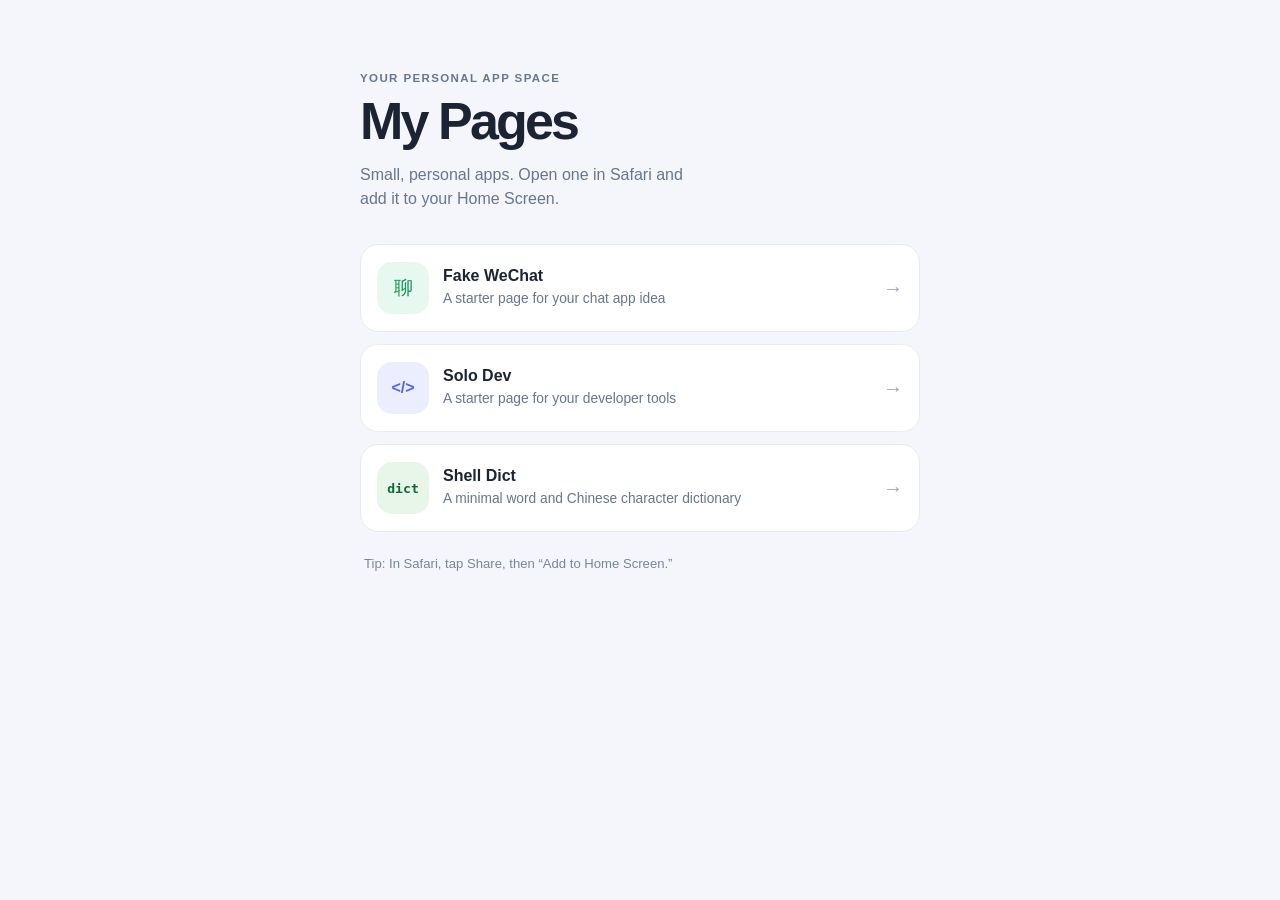
<file: index.html>
<!doctype html>
<html lang="en">
  <head>
    <meta charset="utf-8">
    <meta name="viewport" content="width=device-width, initial-scale=1">
    <meta name="theme-color" content="#f4f6fb">
    <meta name="apple-mobile-web-app-capable" content="yes">
    <meta name="apple-mobile-web-app-title" content="My Pages">
    <meta name="apple-mobile-web-app-status-bar-style" content="default">
    <title>My Pages</title>
    <link rel="stylesheet" href="styles.css">
  </head>
  <body>
    <main class="page">
      <header class="page-header">
        <p class="eyebrow">YOUR PERSONAL APP SPACE</p>
        <h1>My Pages</h1>
        <p class="intro">Small, personal apps. Open one in Safari and add it to your Home Screen.</p>
      </header>

      <nav class="app-list" aria-label="Your apps">
        <a class="app-card" href="fake-wechat/">
          <span class="app-icon app-icon-chat" aria-hidden="true">聊</span>
          <span class="app-copy">
            <strong>Fake WeChat</strong>
            <span>A starter page for your chat app idea</span>
          </span>
          <span class="arrow" aria-hidden="true">→</span>
        </a>
        <a class="app-card" href="solo-dev/">
          <span class="app-icon app-icon-dev" aria-hidden="true">&lt;/&gt;</span>
          <span class="app-copy">
            <strong>Solo Dev</strong>
            <span>A starter page for your developer tools</span>
          </span>
          <span class="arrow" aria-hidden="true">→</span>
        </a>
        <a class="app-card" href="shell-dict/shell-dict.html">
          <span class="app-icon app-icon-dict" aria-hidden="true">dict</span>
          <span class="app-copy">
            <strong>Shell Dict</strong>
            <span>A minimal word and Chinese character dictionary</span>
          </span>
          <span class="arrow" aria-hidden="true">→</span>
        </a>
      </nav>

      <p class="hint">Tip: In Safari, tap Share, then “Add to Home Screen.”</p>
    </main>
  </body>
</html>
</file>
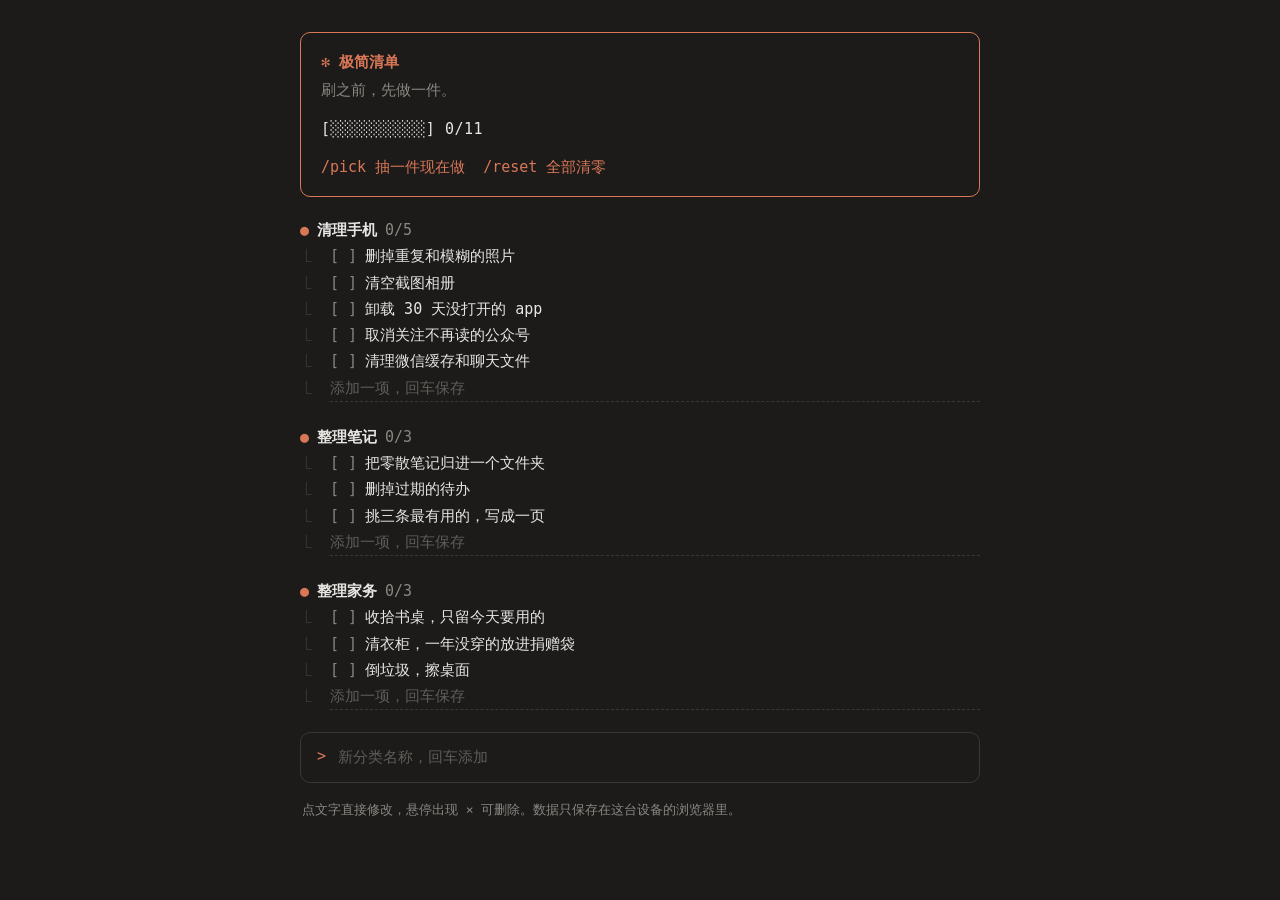
<file: fake-wechat/index.html>
<!DOCTYPE html>
<html lang="zh-CN">
<head>
<meta charset="utf-8">
<meta name="viewport" content="width=device-width, initial-scale=1">
<title>极简清单</title>
<link rel="apple-touch-icon" sizes="180x180" href="apple-touch-icon.png">
<link rel="icon" href="data:image/svg+xml,%3Csvg xmlns='http://www.w3.org/2000/svg' viewBox='0 0 64 64'%3E%3Crect width='64' height='64' rx='14' fill='%2307C160'/%3E%3Cellipse cx='26' cy='27' rx='15' ry='12.5' fill='white'/%3E%3Cpath d='M14 36 L11 44 L21 38Z' fill='white'/%3E%3Cellipse cx='41' cy='39' rx='13' ry='10.5' fill='white' stroke='%2307C160' stroke-width='2.5'/%3E%3Cpath d='M50 46 L54 52 L45 48Z' fill='white'/%3E%3Ccircle cx='20' cy='25' r='2' fill='%2307C160'/%3E%3Ccircle cx='31' cy='25' r='2' fill='%2307C160'/%3E%3Ccircle cx='37' cy='38' r='1.7' fill='%2307C160'/%3E%3Ccircle cx='46' cy='38' r='1.7' fill='%2307C160'/%3E%3C/svg%3E">
<style>
:root{--bg:#1c1b1a;--fg:#e8e6e3;--dim:#8a8782;--line:#3a3835;--o:#D97757;--g:#07C160;color-scheme:dark}
*{box-sizing:border-box}
html{background:var(--bg)}
body{margin:0;padding:32px 20px 64px;color:var(--fg);background:var(--bg);
  font:15px/1.75 "SF Mono",ui-monospace,Menlo,Consolas,"PingFang SC","Microsoft YaHei",monospace}
main{max-width:680px;margin:0 auto}
button,input{font:inherit;color:inherit}
button{background:none;border:0;padding:0;cursor:pointer}
:focus-visible{outline:2px solid var(--o);outline-offset:2px;border-radius:3px}

.head{border:1px solid var(--o);border-radius:10px;padding:16px 20px;margin-bottom:20px}
.head h1{margin:0;font-size:15px;font-weight:700;color:var(--o)}
.head p{margin:2px 0 12px;color:var(--dim)}
.bar{letter-spacing:.5px}
.bar b{font-weight:400;color:var(--g)}
.cmds{margin-top:12px;display:flex;gap:18px;flex-wrap:wrap}
.cmds button{color:var(--o)}
.cmds button:hover{text-decoration:underline}
.cmds span{color:var(--dim)}

#focus{margin:0 0 20px;padding-left:2px;color:var(--o)}
#focus b{font-weight:700;color:var(--fg)}

.group{margin-bottom:22px}
h2{margin:0;font-size:15px;font-weight:700;display:flex;align-items:baseline;gap:8px}
.dot{color:var(--o)}
.n{color:var(--dim);font-weight:400}
ul{list-style:none;margin:0;padding:0}
.item,.add{display:flex;align-items:baseline;gap:8px;padding-left:4px}
.tree{color:var(--line);flex:none;width:1.2em}
.chk{flex:none;color:var(--dim)}
.chk:hover{color:var(--fg)}
.txt,.gname{outline:none;border-radius:3px;min-width:2em}
.txt{flex:1;overflow-wrap:anywhere}
.txt:focus,.gname:focus{background:#2a2826;box-shadow:0 0 0 3px #2a2826}
.done .txt{color:var(--dim);text-decoration:line-through}
.done .chk{color:var(--g)}
.focus .tree,.focus .txt{color:var(--o)}
.del{color:var(--dim);opacity:0;padding:0 6px}
.item:hover .del,.item:focus-within .del,h2:hover .del,h2:focus-within .del{opacity:1}
.del:hover{color:#e5604d}
@media(hover:none){.del{opacity:.5}}
.add input{flex:1;background:none;border:0;border-bottom:1px dashed var(--line);outline:none;padding:0;color:var(--fg)}
.add input:focus{border-bottom-color:var(--o)}
::placeholder{color:#5f5c58}

.prompt{display:flex;gap:10px;border:1px solid var(--line);border-radius:10px;padding:10px 16px;margin-top:8px}
.prompt:focus-within{border-color:var(--o)}
.prompt span{color:var(--o)}
.prompt input{flex:1;background:none;border:0;outline:none}
.hint{margin:16px 2px 0;color:var(--dim);font-size:13px}
@media(prefers-reduced-motion:no-preference){.item.focus{animation:pulse 1.2s ease-out 1}}
@keyframes pulse{from{background:#3a2a22}to{background:transparent}}
</style>
</head>
<body>
<main>
  <header class="head">
    <h1>✻ 极简清单</h1>
    <p>刷之前，先做一件。</p>
    <div class="bar" id="bar"></div>
    <div class="cmds">
      <button id="pick">/pick 抽一件现在做</button>
      <button id="reset">/reset 全部清零</button>
    </div>
  </header>
  <p id="focus" hidden></p>
  <div id="list"></div>
  <form class="prompt" id="newgroup">
    <span>&gt;</span>
    <input id="gname" placeholder="新分类名称，回车添加" aria-label="新分类名称" maxlength="30">
  </form>
  <p class="hint">点文字直接修改，悬停出现 × 可删除。数据只保存在这台设备的浏览器里。</p>
</main>
<script>
const KEY = 'declutter.v1';
const $ = s => document.querySelector(s);
const uid = () => Math.random().toString(36).slice(2, 9);
const esc = s => s.replace(/[&<>"]/g, c => ({'&':'&amp;','<':'&lt;','>':'&gt;','"':'&quot;'}[c]));
const mk = (name, items) => ({ id: uid(), name, items: items.map(t => ({ id: uid(), t, d: false })) });

function defaults() {
  return { focus: null, groups: [
    mk('清理手机', ['删掉重复和模糊的照片', '清空截图相册', '卸载 30 天没打开的 app', '取消关注不再读的公众号', '清理微信缓存和聊天文件']),
    mk('整理笔记', ['把零散笔记归进一个文件夹', '删掉过期的待办', '挑三条最有用的，写成一页']),
    mk('整理家务', ['收拾书桌，只留今天要用的', '清衣柜，一年没穿的放进捐赠袋', '倒垃圾，擦桌面'])
  ]};
}
function load() {
  try {
    const s = JSON.parse(localStorage.getItem(KEY));
    if (s && Array.isArray(s.groups)) return s;
  } catch (e) {}
  return defaults();
}
function save() { try { localStorage.setItem(KEY, JSON.stringify(state)); } catch (e) {} }

let state = load(), lastAdd = null;

function render() {
  const all = state.groups.flatMap(g => g.items);
  const done = all.filter(x => x.d).length, total = all.length;
  const b = total ? Math.round(done / total * 10) : 0;
  $('#bar').innerHTML = `[<b>${'█'.repeat(b)}</b>${'░'.repeat(10 - b)}] ${done}/${total}` +
    (total && done === total ? '　都清完了，放下手机。' : '');

  const f = all.find(x => x.id === state.focus && !x.d);
  $('#focus').hidden = !f;
  if (f) $('#focus').innerHTML = `▸ 现在只做这一件：<b>${esc(f.t)}</b>`; else state.focus = null;

  $('#list').innerHTML = state.groups.map(g => {
    const n = g.items.filter(x => x.d).length;
    const items = g.items.map(x => `
      <li class="item${x.d ? ' done' : ''}${state.focus === x.id ? ' focus' : ''}" data-i="${x.id}">
        <span class="tree">${state.focus === x.id ? '▸' : '⎿'}</span>
        <button class="chk" role="checkbox" aria-checked="${x.d}" aria-label="完成" data-act="tog">${x.d ? '[x]' : '[ ]'}</button>
        <span class="txt" contenteditable="plaintext-only" spellcheck="false" data-edit="item">${esc(x.t)}</span>
        <button class="del" data-act="deli" aria-label="删除这一项">×</button>
      </li>`).join('');
    return `<section class="group" data-g="${g.id}">
      <h2><span class="dot">●</span>
        <span class="gname" contenteditable="plaintext-only" spellcheck="false" data-edit="group">${esc(g.name)}</span>
        <span class="n">${n}/${g.items.length}</span>
        <button class="del" data-act="delg" aria-label="删除这个分类">×</button></h2>
      <ul>${items}</ul>
      <form class="add"><span class="tree">⎿</span><input placeholder="添加一项，回车保存" aria-label="添加一项" maxlength="80"></form>
    </section>`;
  }).join('');

  if (lastAdd) {
    const i = document.querySelector(`[data-g="${lastAdd}"] .add input`);
    if (i) i.focus();
    lastAdd = null;
  }
}

const list = $('#list');
const ctx = el => {
  const g = state.groups.find(x => x.id === el.closest('.group').dataset.g);
  const li = el.closest('.item');
  return { g, it: li && g.items.find(x => x.id === li.dataset.i) };
};

list.addEventListener('click', e => {
  const b = e.target.closest('[data-act]');
  if (!b) return;
  const { g, it } = ctx(b);
  const act = b.dataset.act;
  if (act === 'tog') { it.d = !it.d; if (it.d && state.focus === it.id) state.focus = null; }
  if (act === 'deli') { g.items = g.items.filter(x => x !== it); if (state.focus === it.id) state.focus = null; }
  if (act === 'delg') {
    if (g.items.length && !confirm(`删除「${g.name}」和里面的 ${g.items.length} 项？`)) return;
    state.groups = state.groups.filter(x => x !== g);
  }
  save(); render();
});

list.addEventListener('focusout', e => {
  const el = e.target.closest && e.target.closest('[data-edit]');
  if (!el) return;
  const { g, it } = ctx(el);
  const v = el.textContent.trim();
  if (el.dataset.edit === 'group') { if (v) g.name = v; else el.textContent = g.name; save(); return; }
  if (!v) { g.items = g.items.filter(x => x !== it); save(); render(); return; }
  it.t = v; el.textContent = v; save();
  if (state.focus === it.id) $('#focus').innerHTML = `▸ 现在只做这一件：<b>${esc(v)}</b>`;
});

list.addEventListener('keydown', e => {
  const el = e.target.closest && e.target.closest('[data-edit]');
  if (!el) return;
  if (e.key === 'Enter') { e.preventDefault(); el.blur(); }
  if (e.key === 'Escape') { el.blur(); render(); }
});

list.addEventListener('submit', e => {
  e.preventDefault();
  const inp = e.target.querySelector('input');
  const v = inp.value.trim();
  if (!v) return;
  const { g } = ctx(e.target);
  g.items.push({ id: uid(), t: v, d: false });
  lastAdd = g.id; save(); render();
});

$('#newgroup').addEventListener('submit', e => {
  e.preventDefault();
  const v = $('#gname').value.trim();
  if (!v) return;
  const g = mk(v, []);
  state.groups.push(g);
  $('#gname').value = '';
  lastAdd = g.id; save(); render();
});

$('#pick').addEventListener('click', () => {
  const open = state.groups.flatMap(g => g.items).filter(x => !x.d);
  if (!open.length) { render(); return; }
  const pool = open.length > 1 ? open.filter(x => x.id !== state.focus) : open;
  state.focus = pool[Math.floor(Math.random() * pool.length)].id;
  save(); render();
  const el = document.querySelector('.item.focus');
  const calm = matchMedia('(prefers-reduced-motion: reduce)').matches;
  if (el) el.scrollIntoView({ block: 'center', behavior: calm ? 'auto' : 'smooth' });
});

$('#reset').addEventListener('click', () => {
  if (!confirm('把所有完成标记清零？')) return;
  state.groups.forEach(g => g.items.forEach(x => x.d = false));
  state.focus = null; save(); render();
});

render();
</script>
</body>
</html>
</file>
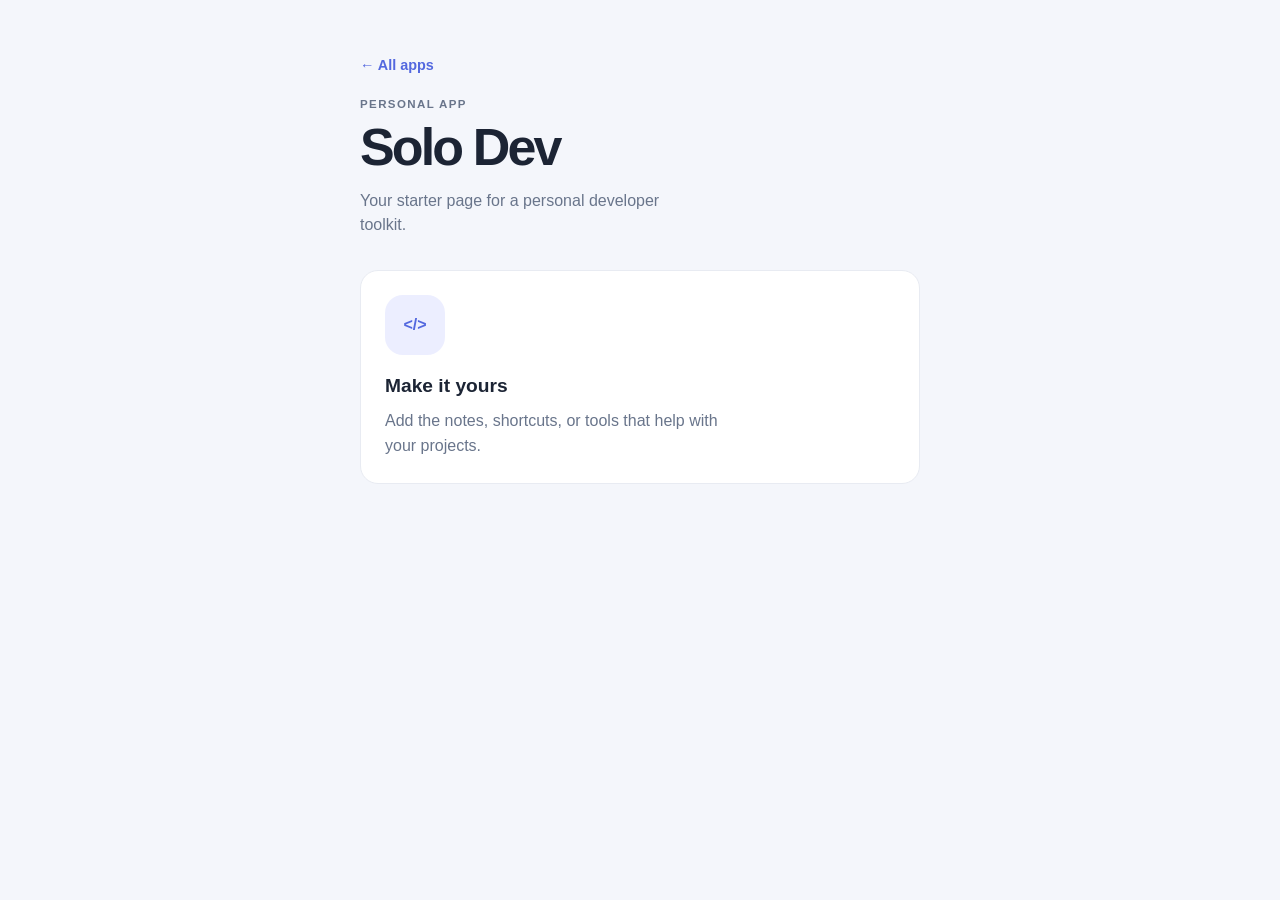
<file: solo-dev/index.html>
<!doctype html>
<html lang="en">
  <head>
    <meta charset="utf-8">
    <meta name="viewport" content="width=device-width, initial-scale=1">
    <meta name="theme-color" content="#f4f6fb">
    <meta name="apple-mobile-web-app-capable" content="yes">
    <meta name="apple-mobile-web-app-title" content="Solo Dev">
    <meta name="apple-mobile-web-app-status-bar-style" content="default">
    <title>Solo Dev</title>
    <link rel="stylesheet" href="../styles.css">
  </head>
  <body>
    <main class="page app-page">
      <a class="back-link" href="../">← All apps</a>
      <header class="page-header">
        <p class="eyebrow">PERSONAL APP</p>
        <h1>Solo Dev</h1>
        <p class="intro">Your starter page for a personal developer toolkit.</p>
      </header>
      <section class="placeholder" aria-labelledby="coming-soon">
        <span class="placeholder-icon app-icon-dev" aria-hidden="true">&lt;/&gt;</span>
        <h2 id="coming-soon">Make it yours</h2>
        <p>Add the notes, shortcuts, or tools that help with your projects.</p>
      </section>
    </main>
  </body>
</html>
</file>
<file: styles.css>
:root {
  color-scheme: light;
  font-family: -apple-system, BlinkMacSystemFont, "Segoe UI", sans-serif;
  color: #1c2434;
  background: #f4f6fb;
  font-synthesis: none;
  text-rendering: optimizeLegibility;
}

* {
  box-sizing: border-box;
}

body {
  min-width: 320px;
  min-height: 100vh;
  margin: 0;
  padding: 48px 20px;
}

.page {
  width: min(100%, 560px);
  margin: 0 auto;
}

.page-header {
  margin: 24px 0 32px;
}

.eyebrow {
  margin: 0 0 10px;
  color: #69758b;
  font-size: 0.72rem;
  font-weight: 700;
  letter-spacing: 0.12em;
}

h1 {
  margin: 0;
  font-size: clamp(2.25rem, 9vw, 3.25rem);
  letter-spacing: -0.055em;
  line-height: 1.05;
}

.intro {
  max-width: 38ch;
  margin: 14px 0 0;
  color: #69758b;
  font-size: 1rem;
  line-height: 1.55;
}

.app-list {
  display: grid;
  gap: 12px;
}

.app-card {
  display: flex;
  align-items: center;
  gap: 14px;
  min-height: 88px;
  padding: 16px;
  border: 1px solid #e8ebf2;
  border-radius: 18px;
  background: #fff;
  color: inherit;
  text-decoration: none;
  transition: transform 140ms ease, box-shadow 140ms ease;
}

.app-card:hover {
  transform: translateY(-2px);
  box-shadow: 0 10px 24px rgb(34 48 78 / 8%);
}

.app-card:focus-visible,
.back-link:focus-visible {
  outline: 3px solid #7189f5;
  outline-offset: 3px;
}

.app-icon,
.placeholder-icon {
  display: grid;
  flex: 0 0 auto;
  width: 52px;
  height: 52px;
  place-items: center;
  border-radius: 15px;
  font-size: 1.2rem;
  font-weight: 700;
}

.app-icon-chat {
  background: #e6f8ef;
  color: #159456;
}

.app-icon-dev {
  background: #eceeff;
  color: #5368df;
  font-size: 1rem;
}

.app-icon-dict {
  background: #e8f5e9;
  color: #0a6b3a;
  font-family: ui-monospace, "SF Mono", Menlo, Consolas, monospace;
  font-size: 0.82rem;
}

.app-copy {
  display: grid;
  gap: 5px;
}

.app-copy strong {
  font-size: 1rem;
}

.app-copy span {
  color: #69758b;
  font-size: 0.86rem;
  line-height: 1.35;
}

.arrow {
  margin-left: auto;
  color: #9aa3b3;
  font-size: 1.25rem;
}

.hint {
  margin: 22px 4px 0;
  color: #7a8497;
  font-size: 0.82rem;
  line-height: 1.5;
}

.app-page {
  padding-top: 8px;
}

.back-link {
  color: #5368df;
  font-size: 0.9rem;
  font-weight: 600;
  text-decoration: none;
}

.placeholder {
  display: grid;
  justify-items: start;
  gap: 12px;
  padding: 24px;
  border: 1px solid #e8ebf2;
  border-radius: 18px;
  background: #fff;
}

.placeholder-icon {
  width: 60px;
  height: 60px;
  border-radius: 18px;
}

.placeholder h2 {
  margin: 8px 0 0;
  font-size: 1.2rem;
}

.placeholder p {
  max-width: 38ch;
  margin: 0;
  color: #69758b;
  line-height: 1.55;
}

@media (max-width: 480px) {
  body {
    padding: 30px 18px;
  }
}

@media (prefers-reduced-motion: reduce) {
  *,
  *::before,
  *::after {
    scroll-behavior: auto !important;
    transition-duration: 0.01ms !important;
  }
}
</file>
